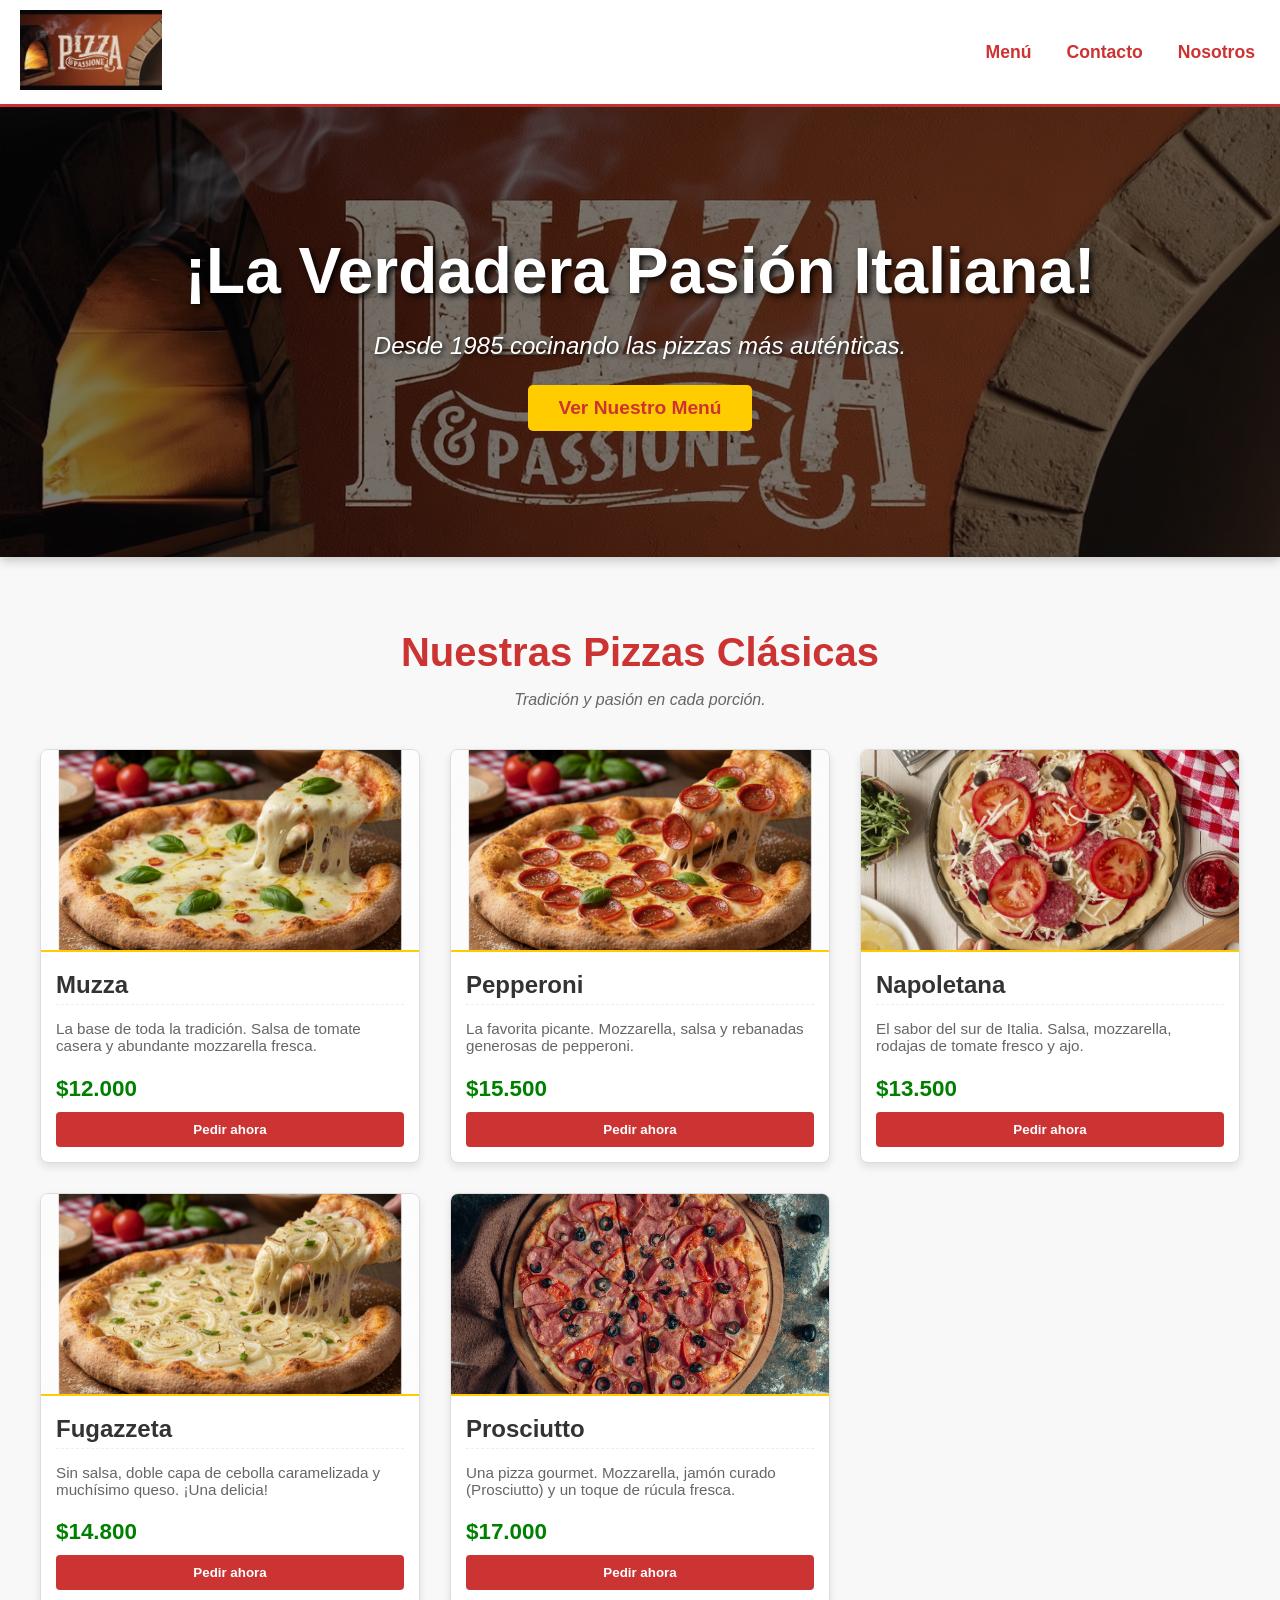
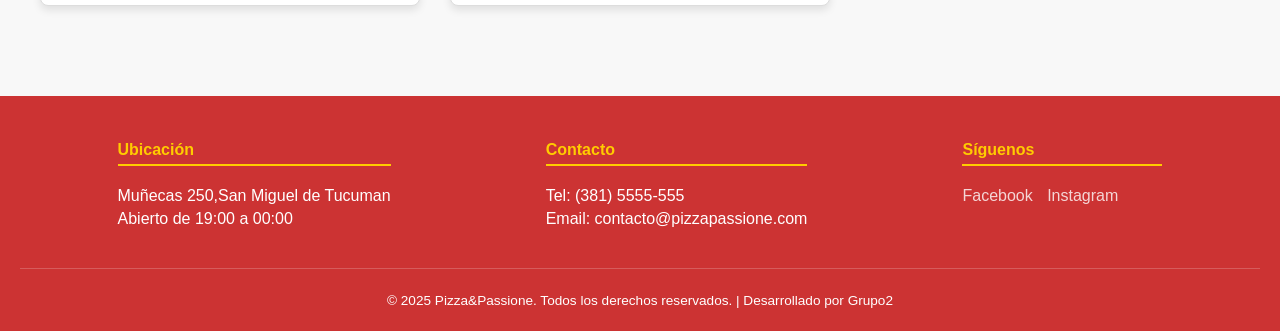
<file: index.html>
<!DOCTYPE html>
<html lang="es">
<head>
    <meta charset="UTF-8">
    <meta name="viewport" content="width=device-width, initial-scale=1.0">
    <title>Pizza&Passione - Pizzería Italiana Auténtica</title>
    <link rel="stylesheet" href="/css/style.css">
    <meta name="name" content="Pizza&Passione">
    <meta name="description" content="Página de pizzería tipo italiana con catálogo y contacto.">
    <meta name="keywords" content="pizzería, pizza, comida italiana, restaurante, gastronomía, mozzarella, pepperoni, napoletana">
    <meta name="author" content="Grupo2">
</head>
<body>
    <header class="main-header">
        <div class="logo-container">
            <img src="/assets/img/Gen4 logo with title Pizza & passione with bckground something related o pizza restaur a-2, 21248171.png" alt="Logo Pizza & Passione">
        </div>
        <nav class="main-nav">
            <ul>
                <li><a href="#catalogo"> Menú</a></li>
                <li><a href="#contacto"> Contacto</a></li>
                <li><a href="#nosotros"> Nosotros</a></li>
            </ul>
        </nav>
    </header>

    <section class="hero-image">
        <div class="hero-content">
            <h1>¡La Verdadera Pasión Italiana!</h1>
            <p>Desde 1985 cocinando las pizzas más auténticas.</p>
            <a href="#catalogo" class="btn-menu">Ver Nuestro Menú</a>
        </div>
    </section>

    <main class="main-content">
        <h2 id="catalogo">Nuestras Pizzas Clásicas</h2>
        <p class="slogan">Tradición y pasión en cada porción.</p>
        
        <section class="catalogo-grid">
            <article class="pizza-card">
                <figure>
                    <img src="/assets/img/muzza.png" alt="Pizza Muzza Clásica">
                    <figcaption>
                        <h3>Muzza </h3>
                        <p class="description">La base de toda la tradición. Salsa de tomate casera y abundante mozzarella fresca.</p>
                        <p class="price">$12.000</p>
                        <button>Pedir ahora</button>
                    </figcaption>
                </figure>
            </article>

            <article class="pizza-card">
                <figure>
                    <img src="/assets/img/peperoni.png" alt="Pizza Pepperoni">
                    <figcaption>
                        <h3>Pepperoni </h3>
                        <p class="description">La favorita picante. Mozzarella, salsa y rebanadas generosas de pepperoni.</p>
                        <p class="price">$15.500</p>
                        <button>Pedir ahora</button>
                    </figcaption>
                </figure>
            </article>

            <article class="pizza-card">
                <figure>
                    <img src="/assets/img/napoleta.jpeg" alt="Pizza Napoletana con Tomate y Ajo">
                    <figcaption>
                        <h3>Napoletana </h3>
                        <p class="description">El sabor del sur de Italia. Salsa, mozzarella, rodajas de tomate fresco y ajo.</p>
                        <p class="price">$13.500</p>
                        <button>Pedir ahora</button>
                    </figcaption>
                </figure>
            </article>

            <article class="pizza-card">
                <figure>
                    <img src="/assets/img/fugazeta.png" alt="Pizza Fugazzeta con Cebolla">
                    <figcaption>
                        <h3>Fugazzeta </h3>
                        <p class="description">Sin salsa, doble capa de cebolla caramelizada y muchísimo queso. ¡Una delicia!</p>
                        <p class="price">$14.800</p>
                        <button>Pedir ahora</button>
                    </figcaption>
                </figure>
            </article>

            <article class="pizza-card">
                <figure>
                    <img src="/assets/img/prosciutto.jpeg" alt="Pizza Prosciutto y Rúcula">
                    <figcaption>
                        <h3>Prosciutto </h3>
                        <p class="description">Una pizza gourmet. Mozzarella, jamón curado (Prosciutto) y un toque de rúcula fresca.</p>
                        <p class="price">$17.000</p>
                        <button>Pedir ahora</button>
                    </figcaption>
                </figure>
            </article>
        </section>
    </main>

    <footer class="main-footer" id="contacto">
        <div class="footer-content">
            <div class="footer-section">
                <h4>Ubicación</h4>
                <p>Muñecas 250,San Miguel de Tucuman</p>
                <p>Abierto de 19:00 a 00:00</p>
            </div>
            <div class="footer-section">
                <h4>Contacto</h4>
                <p> Tel: (381) 5555-555</p>
                <p> Email: contacto@pizzapassione.com</p>
            </div>
            <div class="footer-section social">
                <h4>Síguenos</h4>
                <p>
                    <a href="#">Facebook</a>
                    <a href="#">Instagram</a>
                </p>
            </div>
        </div>
        <div class="footer-bottom">
            <p>&copy; 2025 Pizza&Passione. Todos los derechos reservados. | Desarrollado por Grupo2</p>
        </div>
    </footer>
</body>
</html>
</file>
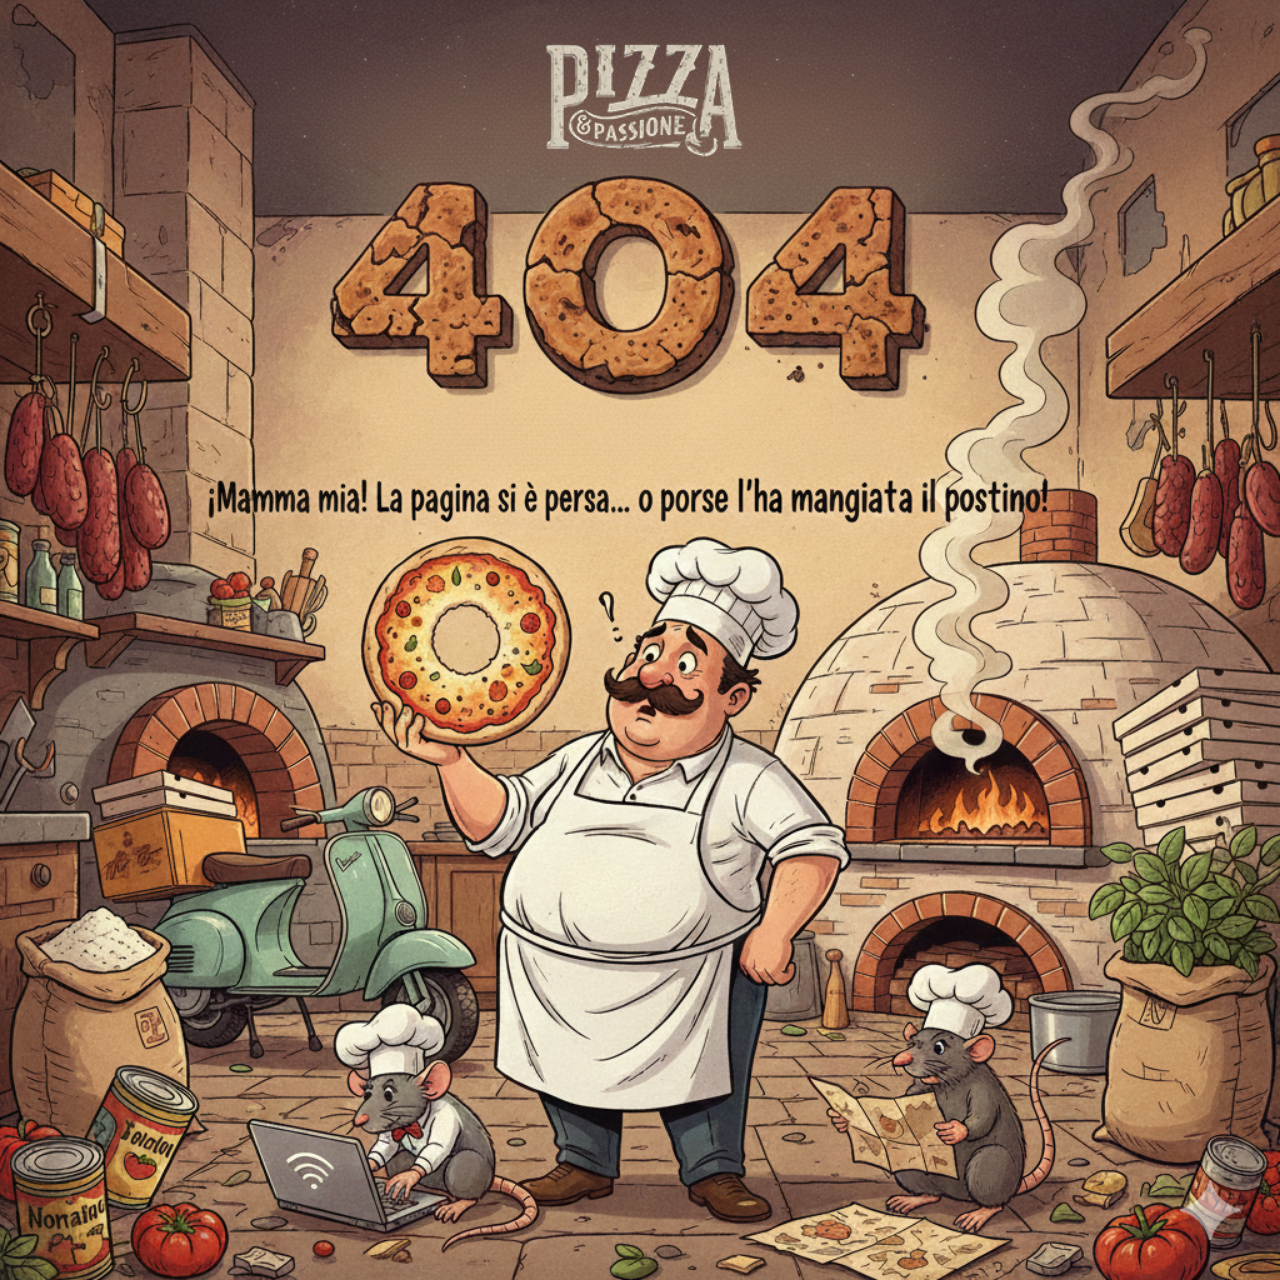
<file: pages/error404.html>
<!DOCTYPE html>
<html lang="en">

<head>
    <meta charset="UTF-8">
    <meta name="viewport" content="width=device-width, initial-scale=1.0">
    <title>Pizza&Passione</title>
    <link rel="stylesheet" href="/css/style.css">
    <meta name="name" content="Pizza&Passione">
    <meta name="description" content="Pagina sobre pizzeria tipo italiana">
    <meta name="keywors" content="pizzeria, pizza, comida italiana, restaurante, gastronomia">
    <meta name="author" content="Grupo2">
    <link href="https://cdn.jsdelivr.net/npm/bootstrap@5.3.3/dist/css/bootstrap.min.css" rel="stylesheet"
        integrity="sha384-QWTKZyjpPEjISv5WaRU9OFeRpok6YctnYmDr5pNlyT2bRjXh0JMhjY6hW+ALEwIH" crossorigin="anonymous">
</head>

<body>

    <div class="container-fluid p-0">
        <img src="../assets/img/Error404.jpg" class="img-fluid w-100" alt="Error 404 - Pizza&Passione">
    </div>


</body>

</html>
</file>
<file: css/style.css>
:root {
    --color-principal: #cc3333; 
    --color-secundario: #ffcc00; 
    --color-fondo: #f8f8f8;
    --color-texto: #333;
}

body {
    font-family: 'Arial', sans-serif;
    margin: 0;
    padding: 0;
    background-color: var(--color-fondo);
    color: var(--color-texto);
}


.main-header {
    background-color: #ffffff;
    padding: 10px 20px;
    display: flex;
    justify-content: space-between;
    align-items: center;
    border-bottom: 3px solid var(--color-principal);
}

.logo-container img {
    max-height: 80px;
    width: auto;
}

.main-nav ul {
    list-style: none;
    margin: 0;
    padding: 0;
    display: flex;
}

.main-nav li {
    margin-left: 25px;
}

.main-nav a {
    text-decoration: none;
    color: var(--color-principal);
    font-weight: bold;
    font-size: 1.1em;
    padding: 5px;
    transition: color 0.3s;
}

.main-nav a:hover {
    color: var(--color-secundario);
}


.hero-image {
    
    background: url('/assets/img//Gen4 logo with title Pizza & passione with bckground something related o pizza restaur a-2, 21248171.png') no-repeat center center/cover;
    height: 450px; 
    display: flex;
    justify-content: center;
    align-items: center;
    text-align: center;
    position: relative;
    box-shadow: 0 4px 10px rgba(0, 0, 0, 0.2);
}

.hero-image::before {
    
    content: '';
    position: absolute;
    top: 0;
    left: 0;
    right: 0;
    bottom: 0;
    background-color: rgba(0, 0, 0, 0.5); 
}

.hero-content {
    z-index: 10; 
    color: white;
    padding: 20px;
}

.hero-content h1 {
    font-size: 4em;
    margin: 0 0 10px 0;
    color: white; 
    text-shadow: 3px 3px 6px rgba(0, 0, 0, 0.9);
}

.hero-content p {
    font-size: 1.5em;
    margin-bottom: 25px;
    font-style: italic;
    text-shadow: 2px 2px 4px rgba(0, 0, 0, 0.7);
}

.btn-menu {
    display: inline-block;
    background-color: var(--color-secundario); 
    color: var(--color-principal);
    text-decoration: none;
    font-size: 1.2em;
    font-weight: bold;
    padding: 12px 30px;
    border-radius: 5px;
    transition: background-color 0.3s;
}

.btn-menu:hover {
    background-color: #ffb700;
}


.main-content {
    padding: 40px 20px;
    max-width: 1200px;
    margin: 0 auto;
}


h2 {
    text-align: center;
    color: var(--color-principal);
    font-size: 2.5em;
    margin-bottom: 10px;
}

.slogan {
    text-align: center;
    font-style: italic;
    color: #666;
    margin-bottom: 40px;
}


.catalogo-grid {
    display: grid;
    grid-template-columns: repeat(auto-fit, minmax(280px, 1fr));
    gap: 30px;
}

.pizza-card {
    background-color: #fff;
    border: 1px solid #ddd;
    border-radius: 8px;
    box-shadow: 0 4px 8px rgba(0, 0, 0, 0.1);
    overflow: hidden;
    transition: transform 0.3s, box-shadow 0.3s;
}

.pizza-card:hover {
    transform: translateY(-5px);
    box-shadow: 0 8px 16px rgba(0, 0, 0, 0.15);
}

.pizza-card figure {
    margin: 0;
    padding: 0;
}

.pizza-card img {
    width: 100%;
    height: 200px;
    object-fit: cover;
    border-bottom: 2px solid var(--color-secundario);
}

.pizza-card figcaption {
    padding: 15px;
}

.pizza-card h3 {
    color: var(--color-texto);
    font-size: 1.5em;
    margin: 0 0 10px 0;
    border-bottom: 1px dashed #eee;
    padding-bottom: 5px;
}

.description {
    color: #666;
    font-size: 0.95em;
    min-height: 40px;
}

.price {
    font-size: 1.4em;
    color: #008000;
    font-weight: bold;
    margin: 10px 0;
}

.pizza-card button {
    background-color: var(--color-principal);
    color: white;
    border: none;
    padding: 10px 15px;
    border-radius: 4px;
    cursor: pointer;
    font-weight: bold;
    width: 100%;
    transition: background-color 0.3s;
}

.pizza-card button:hover {
    background-color: #a82a2a;
}


.main-footer {
    background-color: var(--color-principal);
    color: white;
    padding: 30px 20px 10px 20px;
    margin-top: 50px;
}

.footer-content {
    display: flex;
    justify-content: space-around;
    flex-wrap: wrap;
    max-width: 1200px;
    margin: 0 auto 20px auto;
}

.footer-section {
    padding: 15px;
    min-width: 200px;
}

.footer-section h4 {
    color: var(--color-secundario);
    border-bottom: 2px solid var(--color-secundario);
    padding-bottom: 5px;
    margin-top: 0;
}

.footer-section p {
    margin: 5px 0;
}

.footer-section a {
    color: white;
    text-decoration: none;
    margin-right: 10px;
    opacity: 0.8;
}

.footer-bottom {
    text-align: center;
    border-top: 1px solid rgba(255, 255, 255, 0.2);
    padding-top: 10px;
    font-size: 0.85em;
}


@media (max-width: 768px) {
    .main-header {
        flex-direction: column;
        text-align: center;
    }

    .main-nav ul {
        justify-content: center;
        padding-top: 10px;
    }

    .main-nav li {
        margin: 0 10px;
    }
    
    .hero-image {
        height: 300px; 
    }

    .hero-content h1 {
        font-size: 2.5em;
    }

    .hero-content p {
        font-size: 1.1em;
    }

    .catalogo-grid {
        grid-template-columns: 1fr;
    }
    
    .footer-content {
        flex-direction: column;
        text-align: center;
    }

    .footer-section {
        min-width: 100%;
        padding-bottom: 20px;
        border-bottom: 1px dashed rgba(255, 255, 255, 0.2);
    }
    
    .footer-section:last-child {
        border-bottom: none;
    }
}
</file>
